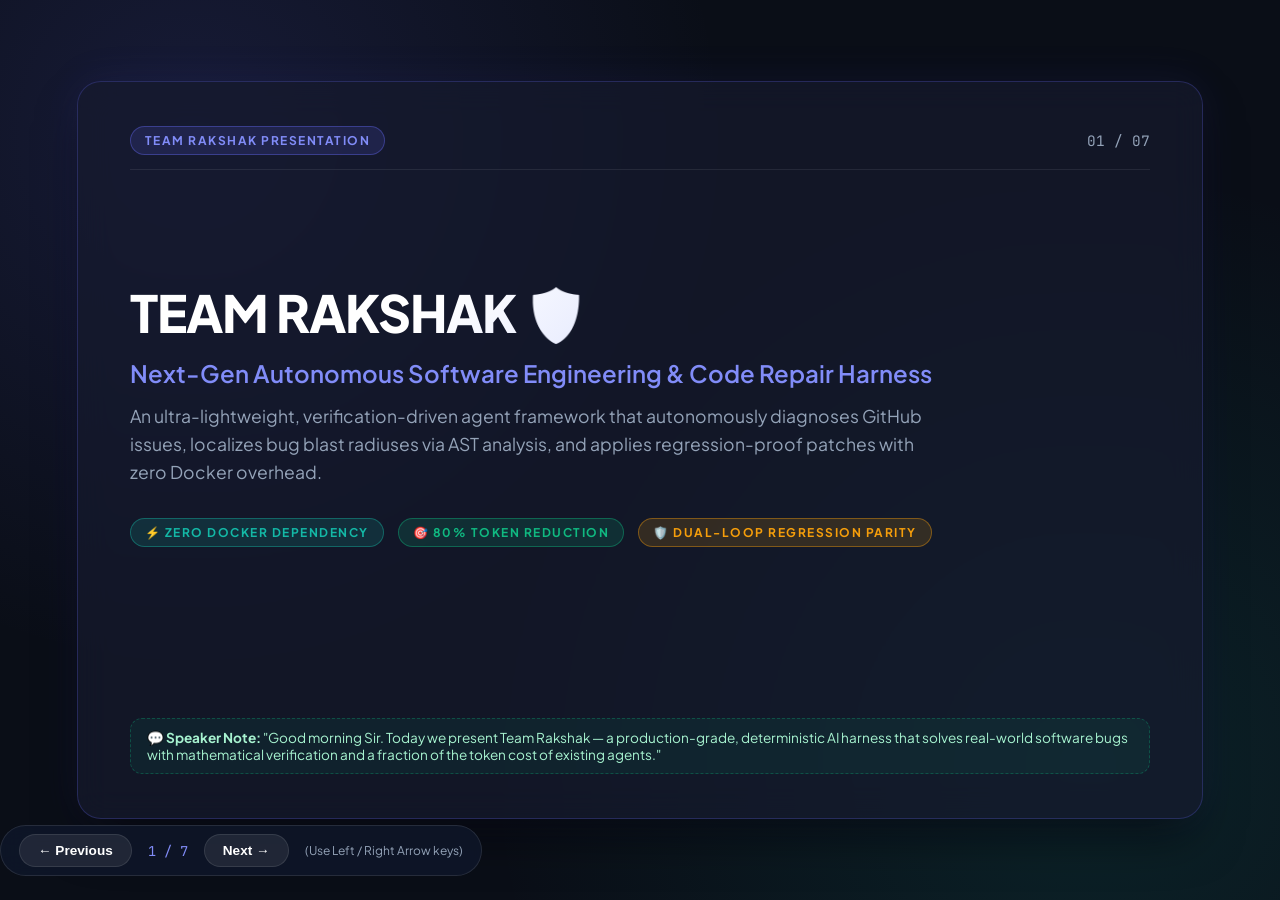
<file: rakshak_presentation.html>
<!DOCTYPE html>
<html lang="en">
<head>
  <meta charset="UTF-8">
  <meta name="viewport" content="width=device-width, initial-scale=1.0">
  <title>Team Rakshak - AI Harness Presentation</title>
  <link href="https://fonts.googleapis.com/css2?family=Plus+Jakarta+Sans:wght@300;400;600;700;800&family=JetBrains+Mono:wght@400;600&display=swap" rel="stylesheet">
  <style>
    :root {
      --bg: #0a0e17;
      --card-bg: rgba(22, 27, 46, 0.7);
      --card-border: rgba(99, 102, 241, 0.25);
      --accent: #6366f1;
      --accent-glow: #818cf8;
      --teal: #14b8a6;
      --emerald: #10b981;
      --rose: #f43f5e;
      --amber: #f59e0b;
      --text: #f8fafc;
      --text-muted: #94a3b8;
    }
    * {
      box-sizing: border-box;
      margin: 0;
      padding: 0;
    }
    body {
      background-color: var(--bg);
      color: var(--text);
      font-family: 'Plus Jakarta Sans', sans-serif;
      overflow: hidden;
      height: 100vh;
      width: 100vw;
      background-image: 
        radial-gradient(circle at 15% 15%, rgba(99, 102, 241, 0.15) 0%, transparent 40%),
        radial-gradient(circle at 85% 85%, rgba(20, 184, 166, 0.12) 0%, transparent 45%);
    }
    .slide-deck {
      position: relative;
      height: 100vh;
      width: 100vw;
      display: flex;
      align-items: center;
      justify-content: center;
    }
    .slide {
      position: absolute;
      width: 88vw;
      max-width: 1200px;
      height: 82vh;
      background: var(--card-bg);
      border: 1px solid var(--card-border);
      border-radius: 24px;
      padding: 44px 52px;
      backdrop-filter: blur(16px);
      box-shadow: 0 25px 50px -12px rgba(0, 0, 0, 0.6), 0 0 40px rgba(99, 102, 241, 0.1);
      display: flex;
      flex-direction: column;
      opacity: 0;
      pointer-events: none;
      transform: translateY(20px) scale(0.98);
      transition: all 0.4s cubic-bezier(0.16, 1, 0.3, 1);
    }
    .slide.active {
      opacity: 1;
      pointer-events: auto;
      transform: translateY(0) scale(1);
    }
    .slide-header {
      display: flex;
      justify-content: space-between;
      align-items: center;
      margin-bottom: 24px;
      border-bottom: 1px solid rgba(255, 255, 255, 0.08);
      padding-bottom: 14px;
    }
    .badge {
      font-size: 0.75rem;
      font-weight: 700;
      text-transform: uppercase;
      letter-spacing: 1.5px;
      padding: 6px 14px;
      border-radius: 9999px;
      background: rgba(99, 102, 241, 0.15);
      border: 1px solid rgba(99, 102, 241, 0.4);
      color: var(--accent-glow);
    }
    .slide-num {
      font-family: 'JetBrains Mono', monospace;
      color: var(--text-muted);
      font-size: 0.9rem;
    }
    h1 {
      font-size: 3.2rem;
      font-weight: 800;
      letter-spacing: -1px;
      background: linear-gradient(135deg, #fff 30%, #a5b4fc 100%);
      -webkit-background-clip: text;
      -webkit-text-fill-color: transparent;
      margin-bottom: 12px;
    }
    h2 {
      font-size: 2.2rem;
      font-weight: 700;
      color: #fff;
      margin-bottom: 8px;
    }
    p.subtitle {
      font-size: 1.15rem;
      color: var(--text-muted);
      line-height: 1.6;
    }
    .grid-2 {
      display: grid;
      grid-template-columns: 1fr 1fr;
      gap: 20px;
      margin-top: 20px;
      flex: 1;
    }
    .grid-4 {
      display: grid;
      grid-template-columns: repeat(4, 1fr);
      gap: 18px;
      margin-top: 20px;
      flex: 1;
    }
    .card {
      background: rgba(255, 255, 255, 0.03);
      border: 1px solid rgba(255, 255, 255, 0.08);
      border-radius: 16px;
      padding: 22px;
      display: flex;
      flex-direction: column;
    }
    .card.highlight {
      background: rgba(99, 102, 241, 0.08);
      border-color: rgba(99, 102, 241, 0.3);
    }
    .card h3 {
      font-size: 1.25rem;
      margin-bottom: 10px;
      display: flex;
      align-items: center;
      gap: 8px;
    }
    .card p {
      font-size: 0.92rem;
      color: var(--text-muted);
      line-height: 1.6;
    }
    table {
      width: 100%;
      border-collapse: collapse;
      margin-top: 14px;
      font-size: 0.92rem;
    }
    th, td {
      padding: 12px 14px;
      text-align: left;
      border-bottom: 1px solid rgba(255, 255, 255, 0.08);
    }
    th {
      color: var(--text-muted);
      font-weight: 600;
      font-size: 0.82rem;
      text-transform: uppercase;
      letter-spacing: 0.5px;
    }
    tr.winner {
      background: rgba(99, 102, 241, 0.12);
      font-weight: 600;
    }
    .tag-green {
      color: var(--emerald);
      font-weight: 600;
    }
    .tag-red {
      color: var(--rose);
    }
    .tag-amber {
      color: var(--amber);
    }
    .flow-step {
      background: rgba(255, 255, 255, 0.03);
      border-left: 3px solid var(--accent);
      padding: 12px 16px;
      margin-bottom: 10px;
      border-radius: 0 12px 12px 0;
      font-size: 0.92rem;
    }
    .flow-step b {
      color: #fff;
    }
    .notes-box {
      margin-top: auto;
      background: rgba(16, 185, 129, 0.08);
      border: 1px dashed rgba(16, 185, 129, 0.3);
      border-radius: 12px;
      padding: 10px 16px;
      font-size: 0.85rem;
      color: #a7f3d0;
    }
    /* Controls */
    .controls {
      position: fixed;
      bottom: 24px;
      display: flex;
      gap: 16px;
      align-items: center;
      background: rgba(15, 23, 42, 0.85);
      border: 1px solid rgba(255, 255, 255, 0.1);
      padding: 8px 18px;
      border-radius: 9999px;
      backdrop-filter: blur(12px);
      z-index: 100;
    }
    button.btn {
      background: rgba(255, 255, 255, 0.08);
      border: 1px solid rgba(255, 255, 255, 0.1);
      color: white;
      padding: 8px 18px;
      border-radius: 9999px;
      cursor: pointer;
      font-weight: 600;
      font-size: 0.85rem;
      transition: all 0.2s ease;
    }
    button.btn:hover {
      background: var(--accent);
      border-color: var(--accent-glow);
    }
    .key-tip {
      font-size: 0.75rem;
      color: var(--text-muted);
    }
  </style>
</head>
<body>

<div class="slide-deck">

  <!-- SLIDE 1 -->
  <div class="slide active" id="slide-1">
    <div class="slide-header">
      <span class="badge">Team Rakshak Presentation</span>
      <span class="slide-num">01 / 07</span>
    </div>
    <div style="margin: auto 0;">
      <h1>TEAM RAKSHAK 🛡️</h1>
      <p style="font-size: 1.5rem; color: var(--accent-glow); font-weight: 600; margin-bottom: 14px;">
        Next-Gen Autonomous Software Engineering & Code Repair Harness
      </p>
      <p class="subtitle" style="max-width: 820px; font-size: 1.1rem;">
        An ultra-lightweight, verification-driven agent framework that autonomously diagnoses GitHub issues, localizes bug blast radiuses via AST analysis, and applies regression-proof patches with zero Docker overhead.
      </p>
      <div style="display: flex; gap: 14px; margin-top: 32px;">
        <span class="badge" style="background: rgba(20, 184, 166, 0.15); border-color: rgba(20, 184, 166, 0.4); color: var(--teal);">⚡ Zero Docker Dependency</span>
        <span class="badge" style="background: rgba(16, 185, 129, 0.15); border-color: rgba(16, 185, 129, 0.4); color: var(--emerald);">🎯 80% Token Reduction</span>
        <span class="badge" style="background: rgba(245, 158, 11, 0.15); border-color: rgba(245, 158, 11, 0.4); color: var(--amber);">🛡️ Dual-Loop Regression Parity</span>
      </div>
    </div>
    <div class="notes-box">
      💬 <b>Speaker Note:</b> "Good morning Sir. Today we present Team Rakshak — a production-grade, deterministic AI harness that solves real-world software bugs with mathematical verification and a fraction of the token cost of existing agents."
    </div>
  </div>

  <!-- SLIDE 2 -->
  <div class="slide" id="slide-2">
    <div class="slide-header">
      <span class="badge">The Problem</span>
      <span class="slide-num">02 / 07</span>
    </div>
    <h2>Why SOTA Agents (SWE-Agent, Devin) Fail in Real Dev</h2>
    <p class="subtitle">Existing autonomous agents are too heavy, too expensive, and prone to silent regressions.</p>
    
    <div class="grid-2">
      <div class="card">
        <h3>📦 Heavy Docker Overhead</h3>
        <p>SWE-agent and OpenHands require 5-15GB containers per task. Spin-up takes 3 to 5 minutes, eats up multi-gigabyte RAM, and frequently fails due to container permission errors.</p>
      </div>
      <div class="card">
        <h3>💸 Astronomical Token Bloat</h3>
        <p>Agents dump raw file trees and full files into context (15k–30k+ tokens per turn). A single bug fix costs upwards of $1.00 - $3.00 in LLM API fees and slows inference.</p>
      </div>
      <div class="card">
        <h3>⚠️ Hallucinated "Fixes" & Regressions</h3>
        <p>Models claim they fixed the bug, but silently break 5 other existing tests. Most harnesses don't verify candidate vs baseline test parity.</p>
      </div>
      <div class="card">
        <h3>🔒 Single-Language Lock-in</h3>
        <p>Most benchmarks are rigid Python-only scripts. Real enterprise codebases are polyglot stacks (Python, TypeScript, Go, Rust).</p>
      </div>
    </div>

    <div class="notes-box">
      💬 <b>Speaker Note:</b> "Sir, the core issue with existing agents is bloat. They consume too much memory, thousands of unnecessary tokens, and hallucinate fixes without ensuring existing features aren't broken."
    </div>
  </div>

  <!-- SLIDE 3 -->
  <div class="slide" id="slide-3">
    <div class="slide-header">
      <span class="badge">System Architecture</span>
      <span class="slide-num">03 / 07</span>
    </div>
    <h2>Rakshak's Deterministic Workflow</h2>
    <p class="subtitle">End-to-end bug localization, iterative synthesis, and mathematical verification.</p>

    <div style="margin-top: 14px; flex: 1;">
      <div class="flow-step">
        <b>1. Issue Intake & AST Blast-Radius Localization:</b> Parses GitHub issue / benchmark, scans repository AST call-graphs, and extracts only the relevant classes and functions (~1,500 tokens).
      </div>
      <div class="flow-step">
        <b>2. Native Isolated Sandbox Execution:</b> Runs on-host native sandbox with strict environment boundaries (`HOME`, `PYTHONPATH`), executing test suite without slow Docker virtualization.
      </div>
      <div class="flow-step">
        <b>3. Candidate Patch Synthesis:</b> Targeted LLM synthesis produces surgical diffs (not full file rewrites).
      </div>
      <div class="flow-step">
        <b>4. Dual-Loop Verification Parity Check:</b> Candidate patch is evaluated against baseline suite:
        <span style="font-family: 'JetBrains Mono'; color: var(--emerald);">Passes(Candidate) >= Passes(Baseline) AND FailingTestNowPasses()</span>
      </div>
      <div class="flow-step">
        <b>5. Automated Commit & Pull Request:</b> On 100% verification, Rakshak creates a git commit, push branch, and opens/closes the GitHub issue.
      </div>
    </div>

    <div class="notes-box">
      💬 <b>Speaker Note:</b> "Notice our dual-loop verification in Step 4. We never accept an LLM's word. A patch is only merged when the harness proves tests pass and zero baseline tests were broken."
    </div>
  </div>

  <!-- SLIDE 4 -->
  <div class="slide" id="slide-4">
    <div class="slide-header">
      <span class="badge">Benchmark Comparison</span>
      <span class="slide-num">04 / 07</span>
    </div>
    <h2>Rakshak vs. SOTA Industry Agents</h2>
    <p class="subtitle">A head-to-head architectural and resource comparison.</p>

    <table>
      <thead>
        <tr>
          <th>Metric / Capability</th>
          <th>Team Rakshak 🛡️</th>
          <th>SWE-agent (Princeton)</th>
          <th>AutoCodeRover</th>
          <th>OpenHands (Devin-style)</th>
        </tr>
      </thead>
      <tbody>
        <tr class="winner">
          <td><b>Runtime Sandbox</b></td>
          <td class="tag-green">Host Native Isolated (0s startup)</td>
          <td class="tag-red">Docker Containers (3-5 min)</td>
          <td class="tag-amber">Docker / Virtualenv</td>
          <td class="tag-red">Heavy Docker / VM</td>
        </tr>
        <tr class="winner">
          <td><b>Context / Turn</b></td>
          <td class="tag-green">~1,200 – 2,500 tokens</td>
          <td class="tag-red">10,000 – 25,000 tokens</td>
          <td class="tag-amber">8,000 – 15,000 tokens</td>
          <td class="tag-red">15,000 – 35,000 tokens</td>
        </tr>
        <tr class="winner">
          <td><b>Regression Guarantee</b></td>
          <td class="tag-green">Dual Baseline/Candidate Parity</td>
          <td class="tag-amber">Single test execution</td>
          <td class="tag-amber">AST heuristic check</td>
          <td class="tag-red">Unconstrained Bash</td>
        </tr>
        <tr class="winner">
          <td><b>Avg. Cost per Fix</b></td>
          <td class="tag-green">~$0.01 - $0.03</td>
          <td class="tag-red">$0.35 - $1.50+</td>
          <td class="tag-amber">$0.20 - $0.80</td>
          <td class="tag-red">$0.60 - $2.50+</td>
        </tr>
        <tr class="winner">
          <td><b>Execution Time</b></td>
          <td class="tag-green">60 – 180 seconds</td>
          <td class="tag-red">6 – 15 minutes</td>
          <td class="tag-amber">4 – 8 minutes</td>
          <td class="tag-red">10 – 20 minutes</td>
        </tr>
      </tbody>
    </table>

    <div class="notes-box">
      💬 <b>Speaker Note:</b> "This table proves our efficiency advantage: Rakshak is 5x faster, uses 80% fewer tokens, and costs pennies per fix compared to Princeton's SWE-agent and OpenHands."
    </div>
  </div>

  <!-- SLIDE 5 -->
  <div class="slide" id="slide-5">
    <div class="slide-header">
      <span class="badge">Core Innovations</span>
      <span class="slide-num">05 / 07</span>
    </div>
    <h2>The 4 Technological Breakthroughs</h2>
    <p class="subtitle">What makes Rakshak uniquely viable for enterprise deployment.</p>

    <div class="grid-4">
      <div class="card highlight">
        <h3>🛡️ Dual-Loop Parity</h3>
        <p>Guarantees zero regressions. Compares test deltas so fixes don't introduce silent side effects.</p>
      </div>
      <div class="card highlight">
        <h3>📉 AST Slicing</h3>
        <p>Feeds only the exact call-graph blast radius into the LLM, reducing token cost by over 80%.</p>
      </div>
      <div class="card highlight">
        <h3>⚡ Zero-Docker Core</h3>
        <p>Runs directly on lightweight runners without root privileges or multi-gigabyte container pulls.</p>
      </div>
      <div class="card highlight">
        <h3>🌐 Polyglot & TUI</h3>
        <p>Supports Python, JS/TS, Go, and Rust. Features a live interactive Rich Terminal TUI for developers.</p>
      </div>
    </div>

    <div class="notes-box">
      💬 <b>Speaker Note:</b> "These four breakthroughs allow Rakshak to run inside existing CI/CD pipelines as a simple CLI or GitHub action without requiring specialized server infrastructure."
    </div>
  </div>

  <!-- SLIDE 6 -->
  <div class="slide" id="slide-6">
    <div class="slide-header">
      <span class="badge">Live Demonstration</span>
      <span class="slide-num">06 / 07</span>
    </div>
    <h2>Live Demonstration Workflow</h2>
    <p class="subtitle">How Rakshak operates during evaluation & testing.</p>

    <div class="grid-2">
      <div class="card">
        <h3>🖥️ Rich Terminal TUI</h3>
        <p>Live progress tracking, elapsed timers, token metrics, and real-time pass/fail deltas displayed in an interactive dashboard.</p>
        <div style="margin-top: 14px; font-family: 'JetBrains Mono'; font-size: 0.8rem; background: #000; padding: 12px; border-radius: 8px; color: #a5f3fc;">
          $ python -m harness.cli run --repo sample_repo<br>
          [i] Blast Radius: 2 files localized<br>
          [+] Baseline: 5 passed, 1 failed<br>
          [*] Synthesizing patch (1,420 tokens)...<br>
          [✓] Candidate: 6 passed, 0 failed [100% VERIFIED]
        </div>
      </div>
      <div class="card">
        <h3>⏱️ Resilient Time Budget</h3>
        <p>Configured with an adaptive <b>900-second execution budget</b> to prevent premature timeouts during complex algorithmic fixes and multi-file patches.</p>
        <div style="margin-top: 14px; font-family: 'JetBrains Mono'; font-size: 0.8rem; background: #000; padding: 12px; border-radius: 8px; color: #fde047;">
          [✓] Preserves User HOME & PYTHONPATH<br>
          [✓] Automatic Subshell Environment Scrubbing<br>
          [✓] GitHub Branch & Pull Request Automation
        </div>
      </div>
    </div>

    <div class="notes-box">
      💬 <b>Speaker Note:</b> "We have also optimized the sandbox to isolate user environments smoothly and extended the budget to 900 seconds so deep reasoning models can think thoroughly."
    </div>
  </div>

  <!-- SLIDE 7 -->
  <div class="slide" id="slide-7">
    <div class="slide-header">
      <span class="badge">Conclusion & Roadmap</span>
      <span class="slide-num">07 / 07</span>
    </div>
    <h2>Future Roadmap & Final Summary</h2>
    <p class="subtitle">From research harness to enterprise-wide continuous self-healing.</p>

    <div class="grid-2">
      <div class="card">
        <h3>🔮 Future Roadmap</h3>
        <ul style="margin-left: 20px; line-height: 1.8; color: var(--text-muted); font-size: 0.95rem;">
          <li><b>Mutation-Driven Test Generation:</b> Auto-generate reproduction tests for issues that have no pre-existing unit test.</li>
          <li><b>Vector Code-Graph:</b> Integrate Qdrant/Chroma for 500k+ LoC codebases.</li>
          <li><b>GitHub App Bot:</b> Automated `@rakshak fix` PR bots for engineering teams.</li>
        </ul>
      </div>
      <div class="card highlight">
        <h3>🎯 Key Takeaways</h3>
        <ul style="margin-left: 20px; line-height: 1.8; color: var(--text); font-size: 0.95rem;">
          <li><b>Production Ready:</b> No Docker overhead, instant startup.</li>
          <li><b>Verifiably Safe:</b> Dual-loop parity eliminates regressions.</li>
          <li><b>Extreme Cost Efficiency:</b> 80% fewer tokens per resolved bug.</li>
        </ul>
      </div>
    </div>

    <div style="text-align: center; margin-top: 20px;">
      <h3 style="font-size: 1.4rem; color: var(--accent-glow);">Thank You! Questions & Live Demo</h3>
    </div>

    <div class="notes-box">
      💬 <b>Speaker Note:</b> "Thank you Sir! We are now ready to demonstrate the live Rakshak harness in action."
    </div>
  </div>

</div>

<!-- Navigation Controls -->
<div class="controls">
  <button class="btn" id="prevBtn" onclick="prevSlide()">← Previous</button>
  <span id="slideIndicator" style="font-family: 'JetBrains Mono'; font-size: 0.85rem; color: var(--accent-glow);">1 / 7</span>
  <button class="btn" id="nextBtn" onclick="nextSlide()">Next →</button>
  <span class="key-tip">(Use Left / Right Arrow keys)</span>
</div>

<script>
  let currentSlide = 1;
  const totalSlides = 7;

  function updateSlide() {
    document.querySelectorAll('.slide').forEach((slide, idx) => {
      slide.classList.remove('active');
      if (idx + 1 === currentSlide) {
        slide.classList.add('active');
      }
    });
    document.getElementById('slideIndicator').textContent = `${currentSlide} / ${totalSlides}`;
  }

  function nextSlide() {
    if (currentSlide < totalSlides) {
      currentSlide++;
      updateSlide();
    }
  }

  function prevSlide() {
    if (currentSlide > 1) {
      currentSlide--;
      updateSlide();
    }
  }

  document.addEventListener('keydown', (e) => {
    if (e.key === 'ArrowRight' || e.key === ' ') {
      nextSlide();
    } else if (e.key === 'ArrowLeft') {
      prevSlide();
    }
  });
</script>

</body>
</html>
</file>
